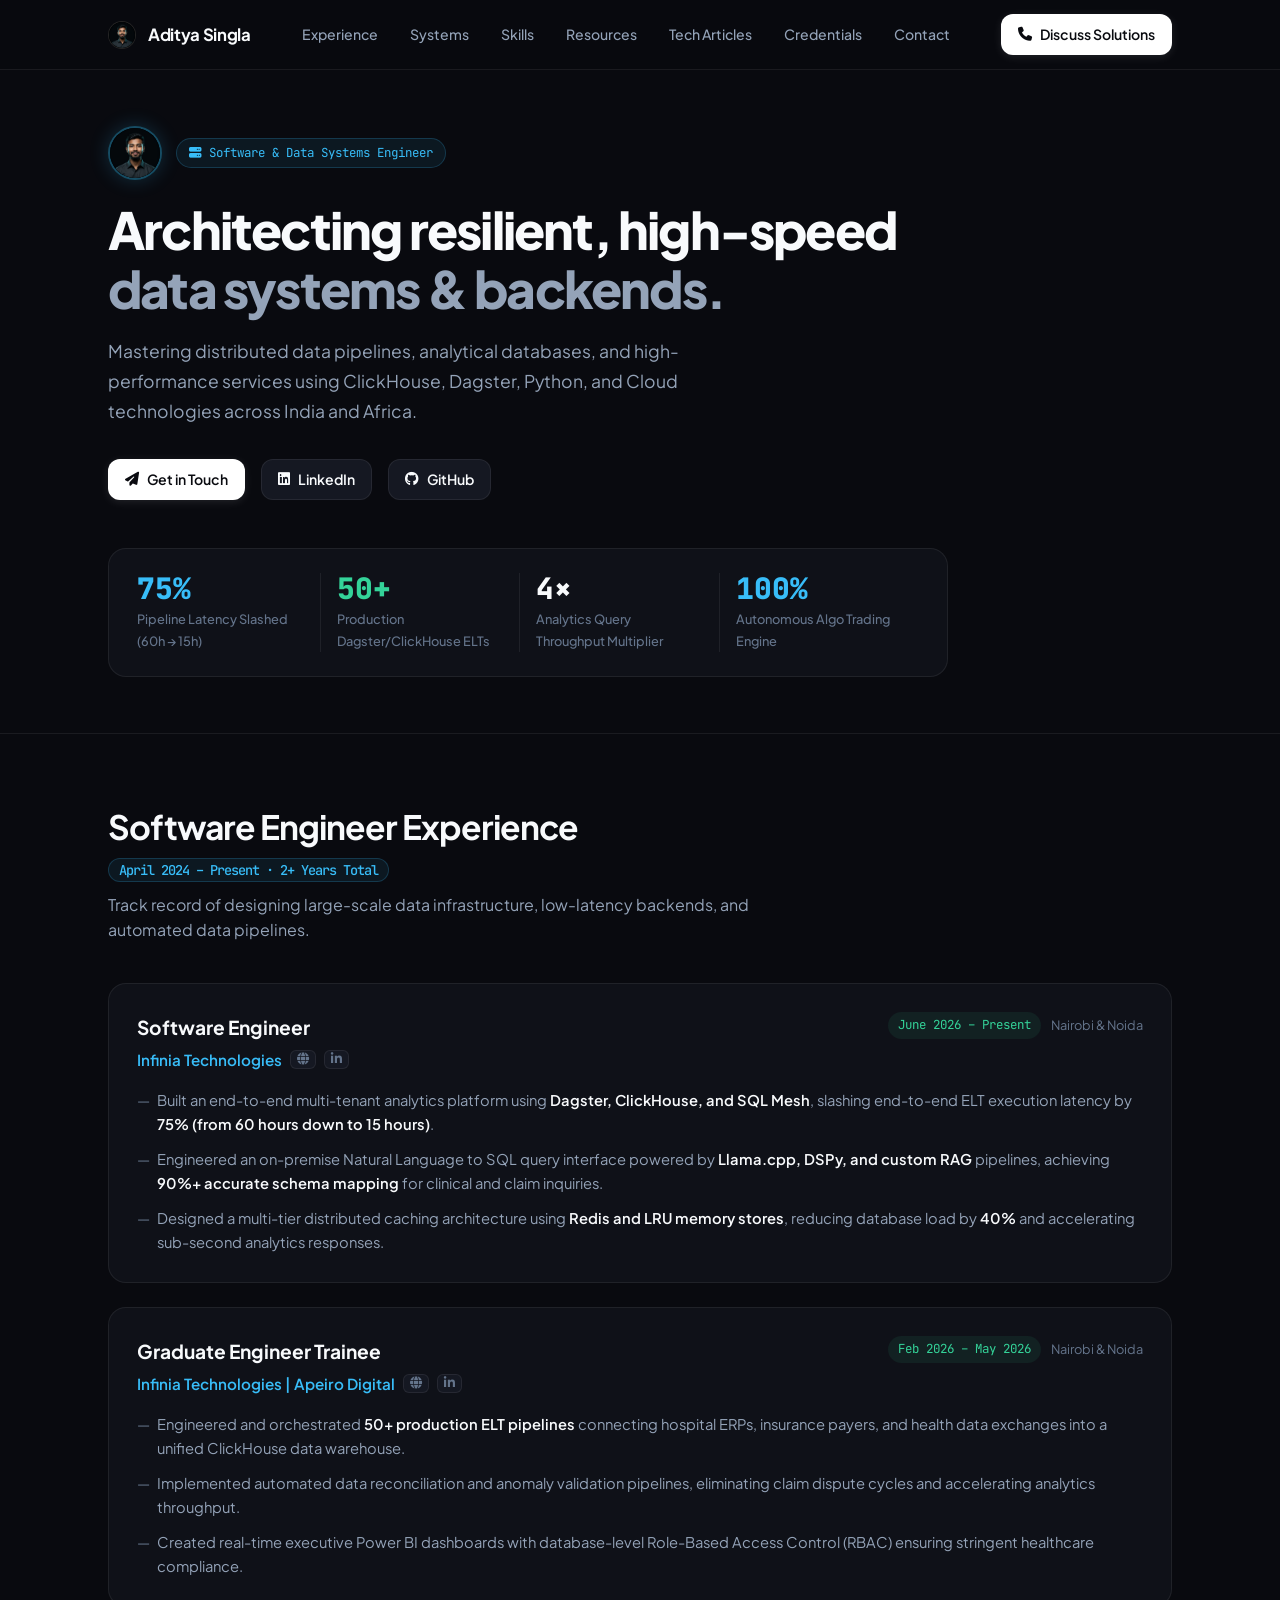
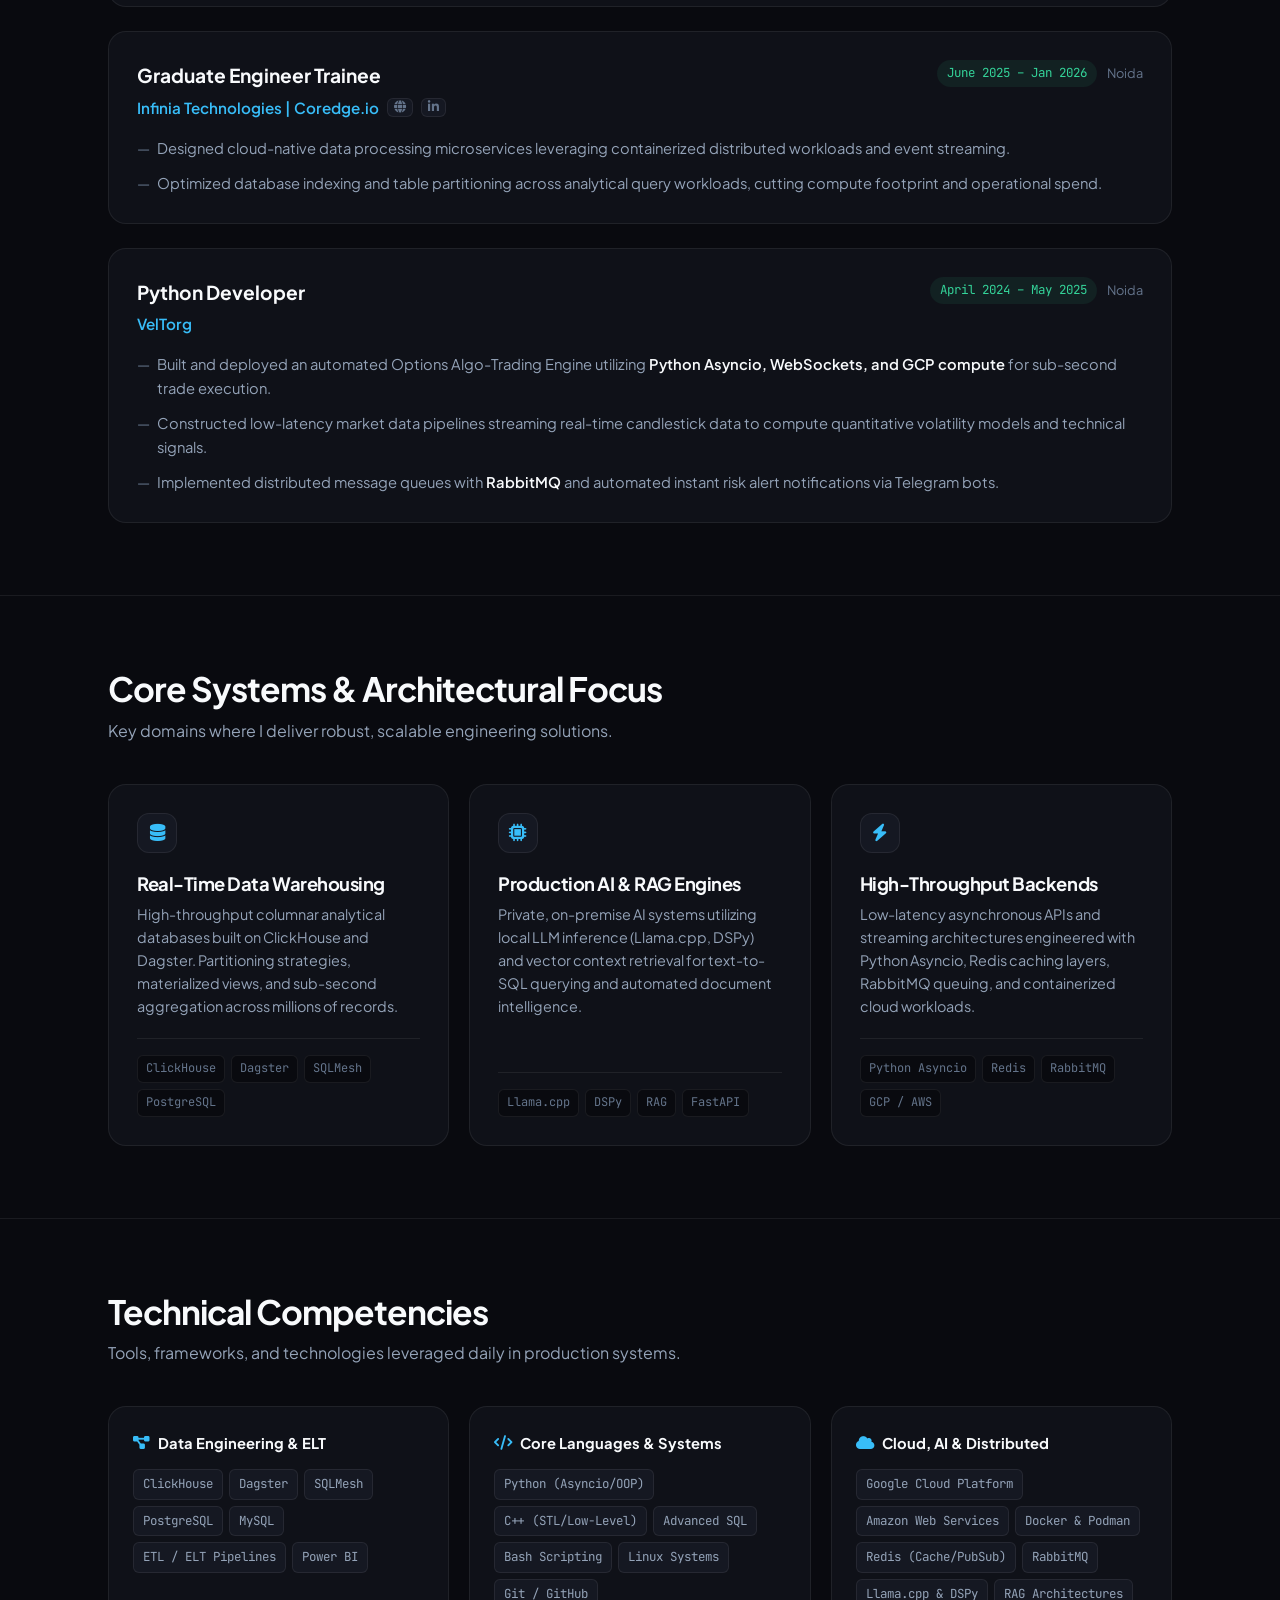
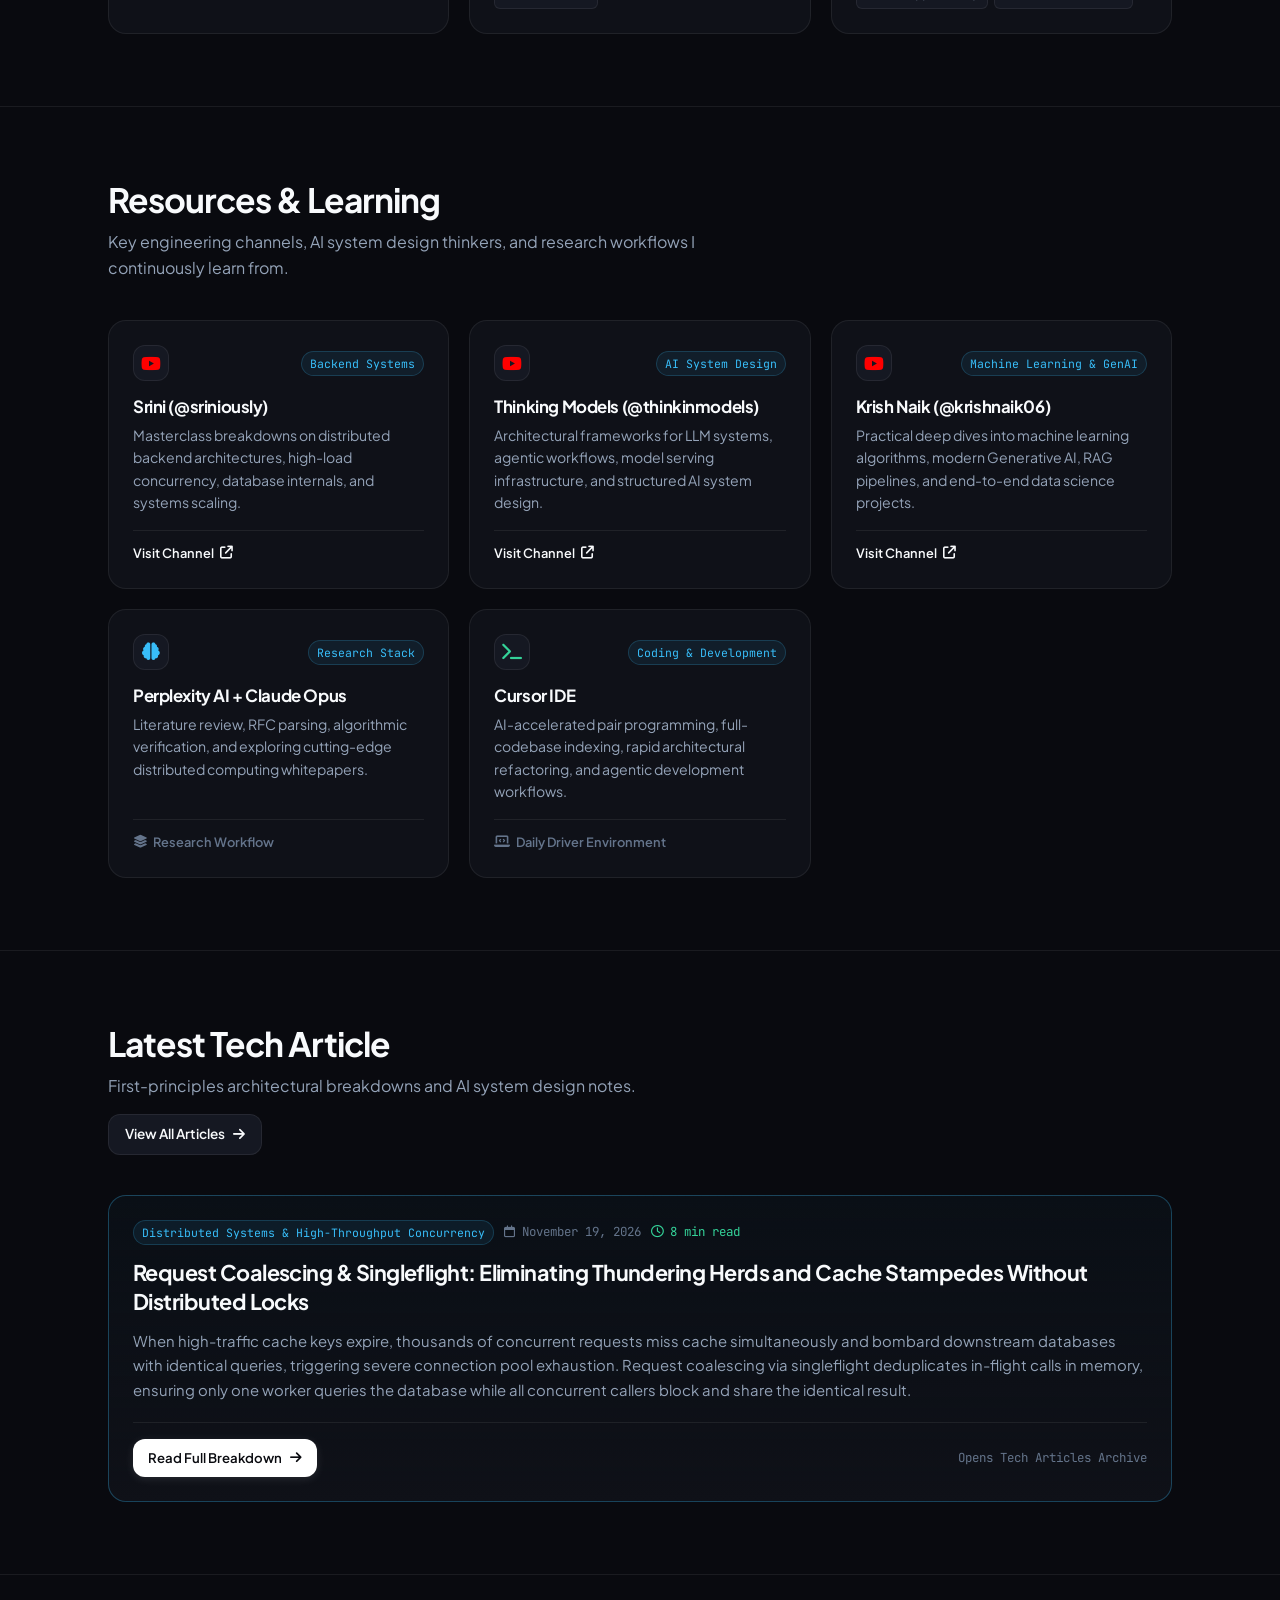
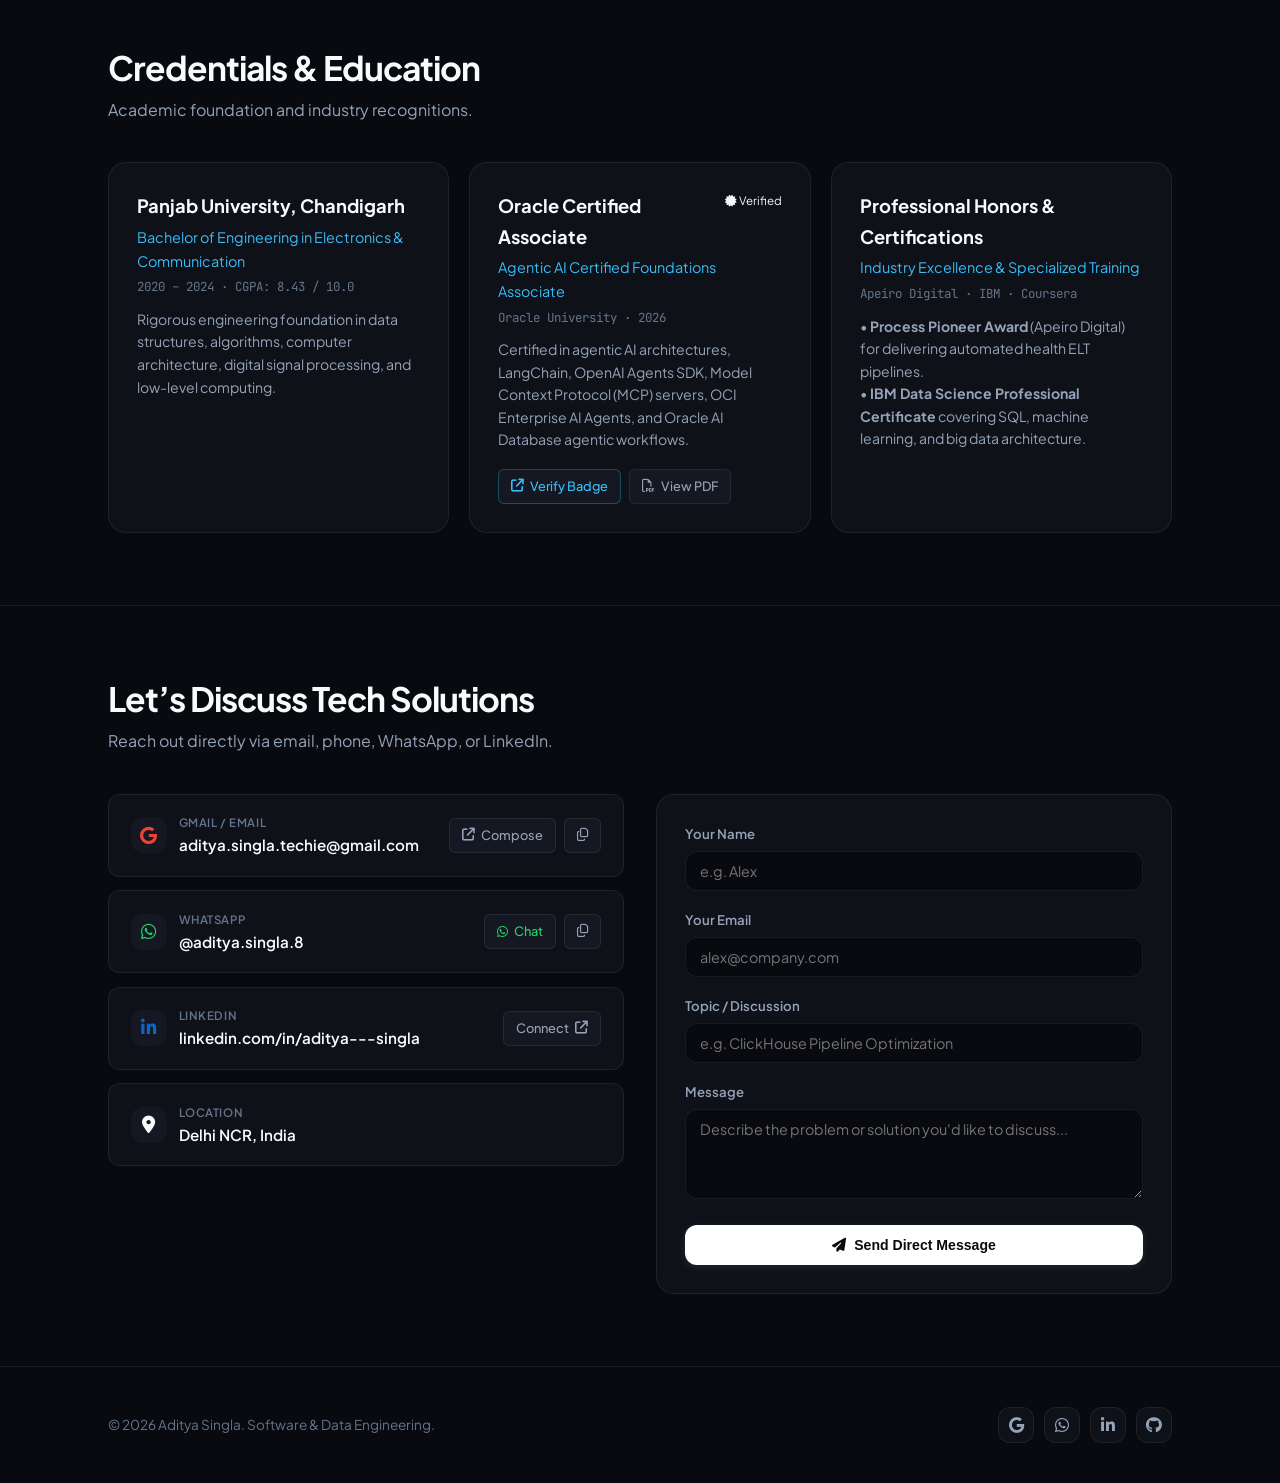
<file: index.html>
<!DOCTYPE html>
<html lang="en">
<head>
  <meta charset="UTF-8">
  <meta name="viewport" content="width=device-width, initial-scale=1.0">
  <title>Aditya Singla | Software & Data Engineer</title>
  <meta name="description" content="Software Engineer and Data Systems Architect specializing in high-throughput data processing, ClickHouse, Dagster ELT pipelines, and scalable backend infrastructure.">

  <!-- Google Fonts: Plus Jakarta Sans & JetBrains Mono -->
  <link rel="preconnect" href="https://fonts.googleapis.com">
  <link rel="preconnect" href="https://fonts.gstatic.com" crossorigin>
  <link href="https://fonts.googleapis.com/css2?family=JetBrains+Mono:wght@400;500;600;700&family=Plus+Jakarta+Sans:wght@400;500;600;700;800&display=swap" rel="stylesheet">

  <!-- Favicon -->
  <link rel="icon" type="image/jpeg" href="avatar.jpg">
  <link rel="shortcut icon" href="avatar.jpg">
  <link rel="apple-touch-icon" href="avatar.jpg">

  <!-- Font Awesome 6 -->
  <link rel="stylesheet" href="https://cdnjs.cloudflare.com/ajax/libs/font-awesome/6.5.1/css/all.min.css">

  <!-- Main Stylesheet -->
  <link rel="stylesheet" href="style.css">

  <style>
/* Embedded Self-Contained Anti-Slop Design System */
:root {
  --bg-canvas: #090a0f;
  --bg-surface: #0f1118;
  --bg-surface-raised: #151822;
  --bg-subtle: #1c202e;
  --border-subtle: rgba(255, 255, 255, 0.07);
  --border-strong: rgba(255, 255, 255, 0.14);
  --text-primary: #f8fafc;
  --text-secondary: #94a3b8;
  --text-tertiary: #64748b;
  --text-brand: #38bdf8;
  --text-emerald: #34d399;
  --font-sans: 'Plus Jakarta Sans', -apple-system, BlinkMacSystemFont, 'Segoe UI', Roboto, sans-serif;
  --font-mono: 'JetBrains Mono', monospace;
  --container-width: 1120px;
  --header-height: 70px;
  --radius-sm: 6px;
  --radius-md: 12px;
  --radius-lg: 18px;
  --radius-full: 9999px;
  --transition-smooth: 0.25s cubic-bezier(0.16, 1, 0.3, 1);
}

*, *::before, *::after {
  margin: 0;
  padding: 0;
  box-sizing: border-box;
}

html {
  scroll-behavior: smooth;
  scroll-padding-top: calc(var(--header-height) + 32px);
  background-color: var(--bg-canvas);
  color: var(--text-primary);
}

body {
  font-family: var(--font-sans);
  background-color: var(--bg-canvas);
  color: var(--text-primary);
  line-height: 1.65;
  -webkit-font-smoothing: antialiased;
  overflow-x: hidden;
}

.container {
  width: 100%;
  max-width: var(--container-width);
  margin: 0 auto;
  padding: 0 1.75rem;
}

h1, h2, h3, h4 {
  color: var(--text-primary);
  font-weight: 700;
  line-height: 1.2;
  letter-spacing: -0.025em;
}

a {
  color: inherit;
  text-decoration: none;
  transition: color var(--transition-smooth);
}

/* Navbar */
.navbar {
  position: fixed;
  top: 0;
  left: 0;
  width: 100%;
  height: var(--header-height);
  background: rgba(9, 10, 15, 0.88);
  backdrop-filter: blur(16px);
  -webkit-backdrop-filter: blur(16px);
  border-bottom: 1px solid var(--border-subtle);
  z-index: 100;
  display: flex;
  align-items: center;
}

.navbar .container {
  display: flex;
  align-items: center;
  justify-content: space-between;
}

.nav-brand {
  display: flex;
  align-items: center;
  gap: 12px;
  font-weight: 700;
  font-size: 1.05rem;
  letter-spacing: -0.02em;
}

.nav-avatar {
  width: 28px;
  height: 28px;
  border-radius: var(--radius-full);
  object-fit: cover;
  border: 1px solid var(--border-strong);
  background: #000000;
  display: block;
}

.hero-profile-row {
  display: flex;
  align-items: center;
  gap: 14px;
  margin-bottom: 1.25rem;
}

.hero-avatar {
  width: 54px;
  height: 54px;
  border-radius: var(--radius-full);
  object-fit: cover;
  border: 2px solid rgba(56, 189, 248, 0.4);
  box-shadow: 0 0 20px rgba(56, 189, 248, 0.2);
  background: #000000;
}

.nav-brand-tag {
  font-family: var(--font-mono);
  font-size: 0.75rem;
  padding: 2px 8px;
  border-radius: var(--radius-sm);
  background: var(--bg-surface-raised);
  border: 1px solid var(--border-subtle);
  color: var(--text-brand);
}

.nav-links {
  display: flex;
  align-items: center;
  gap: 2rem;
  list-style: none;
}

.nav-link {
  font-size: 0.88rem;
  color: var(--text-secondary);
  font-weight: 500;
  transition: color var(--transition-smooth);
}

.nav-link:hover, .nav-link.active {
  color: var(--text-primary);
}

.nav-cta {
  display: flex;
  align-items: center;
  gap: 12px;
}

.btn {
  display: inline-flex;
  align-items: center;
  justify-content: center;
  gap: 8px;
  padding: 8px 16px;
  border-radius: var(--radius-md);
  font-size: 0.88rem;
  font-weight: 600;
  cursor: pointer;
  border: 1px solid transparent;
  transition: all var(--transition-smooth);
  white-space: nowrap;
}

.btn-primary {
  background: #ffffff;
  color: #090a0f;
}

.btn-primary:hover {
  background: #e2e8f0;
  transform: translateY(-1px);
}

.btn-secondary {
  background: var(--bg-surface-raised);
  border-color: var(--border-subtle);
  color: var(--text-primary);
}

.btn-secondary:hover {
  background: var(--bg-subtle);
  border-color: var(--border-strong);
  transform: translateY(-1px);
}

.btn-icon {
  width: 36px;
  height: 36px;
  border-radius: var(--radius-md);
  background: var(--bg-surface);
  border: 1px solid var(--border-subtle);
  color: var(--text-secondary);
  display: flex;
  align-items: center;
  justify-content: center;
}

.btn-icon:hover {
  color: var(--text-primary);
  border-color: var(--border-strong);
}

.mobile-toggle {
  display: none;
  background: transparent;
  border: none;
  color: var(--text-primary);
  font-size: 1.3rem;
  cursor: pointer;
}

/* Hero */
.hero-section {
  padding: calc(var(--header-height) + 3.5rem) 0 3.5rem;
}

.hero-badge {
  display: inline-flex;
  align-items: center;
  gap: 8px;
  font-family: var(--font-mono);
  font-size: 0.78rem;
  color: var(--text-brand);
  background: rgba(56, 189, 248, 0.08);
  border: 1px solid rgba(56, 189, 248, 0.2);
  padding: 4px 12px;
  border-radius: var(--radius-full);
  margin-bottom: 1.25rem;
}

.hero-title {
  font-size: 3.2rem;
  font-weight: 800;
  line-height: 1.15;
  letter-spacing: -0.035em;
  margin-bottom: 1.2rem;
}

.hero-title span {
  color: var(--text-secondary);
}

.hero-text {
  font-size: 1.1rem;
  color: var(--text-secondary);
  line-height: 1.7;
  margin-bottom: 2rem;
  max-width: 680px;
}

.hero-action-row {
  display: flex;
  align-items: center;
  gap: 1rem;
  flex-wrap: wrap;
  margin-bottom: 3rem;
}

/* Metrics Strip */
.metrics-grid {
  display: grid;
  grid-template-columns: repeat(4, 1fr);
  gap: 1rem;
  background: var(--bg-surface);
  border: 1px solid var(--border-subtle);
  border-radius: var(--radius-lg);
  padding: 1.5rem 1.75rem;
}

.metric-item {
  border-right: 1px solid var(--border-subtle);
  padding-right: 1.25rem;
}

.metric-item:last-child {
  border-right: none;
  padding-right: 0;
}

.metric-val {
  font-family: var(--font-mono);
  font-size: 1.85rem;
  font-weight: 800;
  color: var(--text-primary);
  line-height: 1.1;
  margin-bottom: 4px;
}

.metric-val.cyan { color: var(--text-brand); }
.metric-val.emerald { color: var(--text-emerald); }

.metric-label {
  font-size: 0.8rem;
  color: var(--text-tertiary);
  font-weight: 500;
}

/* Sections */
.section {
  padding: 4.5rem 0;
  border-top: 1px solid var(--border-subtle);
}

.section-header {
  margin-bottom: 2.5rem;
  max-width: 650px;
}

.section-eyebrow {
  font-family: var(--font-mono);
  font-size: 0.78rem;
  color: var(--text-brand);
  text-transform: uppercase;
  letter-spacing: 0.08em;
  margin-bottom: 0.5rem;
  display: block;
}

.section-title {
  font-size: 2.1rem;
  font-weight: 700;
  letter-spacing: -0.03em;
  margin-bottom: 0.6rem;
}

.section-desc {
  font-size: 1rem;
  color: var(--text-secondary);
  line-height: 1.6;
}

/* Systems Grid */
.systems-grid {
  display: grid;
  grid-template-columns: repeat(3, 1fr);
  gap: 1.25rem;
}

.system-card {
  background: var(--bg-surface);
  border: 1px solid var(--border-subtle);
  border-radius: var(--radius-lg);
  padding: 1.75rem;
  display: flex;
  flex-direction: column;
  justify-content: space-between;
  transition: all var(--transition-smooth);
}

.system-card:hover {
  border-color: var(--border-strong);
  background: var(--bg-surface-raised);
}

.system-card-icon {
  width: 40px;
  height: 40px;
  border-radius: var(--radius-md);
  background: var(--bg-surface-raised);
  border: 1px solid var(--border-subtle);
  color: var(--text-brand);
  display: flex;
  align-items: center;
  justify-content: center;
  font-size: 1.1rem;
  margin-bottom: 1.25rem;
}

.system-card-title {
  font-size: 1.15rem;
  font-weight: 700;
  margin-bottom: 0.5rem;
}

.system-card-text {
  font-size: 0.9rem;
  color: var(--text-secondary);
  line-height: 1.6;
  margin-bottom: 1.25rem;
}

.system-tags {
  display: flex;
  flex-wrap: wrap;
  gap: 6px;
  padding-top: 1rem;
  border-top: 1px solid var(--border-subtle);
}

.tag {
  font-family: var(--font-mono);
  font-size: 0.75rem;
  color: var(--text-tertiary);
  background: var(--bg-canvas);
  border: 1px solid var(--border-subtle);
  padding: 3px 8px;
  border-radius: var(--radius-sm);
}

/* Experience List */
.experience-list {
  display: flex;
  flex-direction: column;
  gap: 1.5rem;
}

.experience-item {
  background: var(--bg-surface);
  border: 1px solid var(--border-subtle);
  border-radius: var(--radius-lg);
  padding: 1.75rem;
  transition: border-color var(--transition-smooth);
}

.experience-item:hover {
  border-color: var(--border-strong);
}

.exp-header {
  display: flex;
  justify-content: space-between;
  align-items: flex-start;
  flex-wrap: wrap;
  gap: 0.5rem;
  margin-bottom: 1rem;
}

.exp-role {
  font-size: 1.2rem;
  font-weight: 700;
}

.exp-company {
  font-size: 0.95rem;
  color: var(--text-brand);
  font-weight: 600;
  margin-top: 2px;
}

.company-link {
  font-size: 0.78rem;
  color: var(--text-tertiary);
  display: inline-flex;
  align-items: center;
  justify-content: center;
  padding: 2px 6px;
  border-radius: var(--radius-sm);
  background: var(--bg-surface-raised);
  border: 1px solid var(--border-subtle);
  transition: all var(--transition-smooth);
}

.company-link:hover {
  color: var(--text-brand);
  border-color: var(--border-strong);
  transform: translateY(-1px);
}

.exp-meta {
  display: flex;
  align-items: center;
  gap: 10px;
  flex-wrap: wrap;
}

.exp-date {
  font-family: var(--font-mono);
  font-size: 0.78rem;
  color: var(--text-emerald);
  background: rgba(52, 211, 153, 0.08);
  padding: 3px 10px;
  border-radius: var(--radius-full);
}

.exp-location {
  font-size: 0.8rem;
  color: var(--text-tertiary);
}

.exp-bullets {
  list-style: none;
  display: flex;
  flex-direction: column;
  gap: 0.65rem;
}

.exp-bullets li {
  position: relative;
  padding-left: 20px;
  font-size: 0.92rem;
  color: var(--text-secondary);
  line-height: 1.65;
}

.exp-bullets li::before {
  content: '—';
  position: absolute;
  left: 0;
  color: var(--text-tertiary);
}

.exp-bullets strong {
  color: var(--text-primary);
  font-weight: 600;
}

/* Skills Matrix */
.skills-matrix {
  display: grid;
  grid-template-columns: repeat(3, 1fr);
  gap: 1.25rem;
}

.skill-category {
  background: var(--bg-surface);
  border: 1px solid var(--border-subtle);
  border-radius: var(--radius-lg);
  padding: 1.5rem;
}

.skill-category-title {
  font-size: 0.92rem;
  font-weight: 700;
  margin-bottom: 0.85rem;
  display: flex;
  align-items: center;
  gap: 8px;
}

.skill-category-title i {
  color: var(--text-brand);
}

.skill-pills {
  display: flex;
  flex-wrap: wrap;
  gap: 6px;
}

.skill-pill {
  font-family: var(--font-mono);
  font-size: 0.78rem;
  color: var(--text-secondary);
  background: var(--bg-surface-raised);
  border: 1px solid var(--border-subtle);
  padding: 4px 9px;
  border-radius: var(--radius-sm);
  transition: all var(--transition-smooth);
}

.skill-pill:hover {
  color: var(--text-primary);
  border-color: var(--border-strong);
}

/* Education & Certs */
.edu-grid {
  display: grid;
  grid-template-columns: repeat(auto-fit, minmax(320px, 1fr));
  gap: 1.25rem;
}

.edu-card {
  background: var(--bg-surface);
  border: 1px solid var(--border-subtle);
  border-radius: var(--radius-lg);
  padding: 1.75rem;
}

.edu-card-title {
  font-size: 1.15rem;
  font-weight: 700;
  margin-bottom: 4px;
}

.edu-card-sub {
  font-size: 0.9rem;
  color: var(--text-brand);
  margin-bottom: 4px;
}

.edu-card-date {
  font-family: var(--font-mono);
  font-size: 0.78rem;
  color: var(--text-tertiary);
  margin-bottom: 10px;
  display: block;
}

.edu-card-desc {
  font-size: 0.88rem;
  color: var(--text-secondary);
  line-height: 1.6;
}

/* Contact */
.contact-container {
  display: grid;
  grid-template-columns: 1fr 1fr;
  gap: 2rem;
}

.contact-cards-group {
  display: flex;
  flex-direction: column;
  gap: 0.85rem;
}

.contact-row {
  background: var(--bg-surface);
  border: 1px solid var(--border-subtle);
  border-radius: var(--radius-md);
  padding: 1.15rem 1.35rem;
  display: flex;
  align-items: center;
  justify-content: space-between;
  transition: border-color var(--transition-smooth);
}

.contact-row:hover {
  border-color: var(--border-strong);
}

.contact-row-left {
  display: flex;
  align-items: center;
  gap: 12px;
}

.contact-row-icon {
  width: 36px;
  height: 36px;
  border-radius: var(--radius-md);
  background: var(--bg-surface-raised);
  display: flex;
  align-items: center;
  justify-content: center;
  font-size: 1.1rem;
}

.contact-row-label {
  font-size: 0.72rem;
  color: var(--text-tertiary);
  text-transform: uppercase;
  letter-spacing: 0.05em;
  font-weight: 600;
}

.contact-row-value {
  font-size: 0.95rem;
  font-weight: 600;
  color: var(--text-primary);
}

.contact-action-btn {
  background: var(--bg-surface-raised);
  border: 1px solid var(--border-subtle);
  color: var(--text-secondary);
  padding: 6px 12px;
  border-radius: var(--radius-sm);
  font-size: 0.8rem;
  font-weight: 500;
  cursor: pointer;
  display: inline-flex;
  align-items: center;
  gap: 6px;
  transition: all var(--transition-smooth);
}

.contact-action-btn:hover {
  color: var(--text-primary);
  border-color: var(--border-strong);
}

.contact-form-box {
  background: var(--bg-surface);
  border: 1px solid var(--border-subtle);
  border-radius: var(--radius-lg);
  padding: 1.75rem;
}

.form-group {
  margin-bottom: 1.15rem;
}

.form-label {
  display: block;
  font-size: 0.825rem;
  font-weight: 600;
  color: var(--text-secondary);
  margin-bottom: 6px;
}

.form-input, .form-textarea {
  width: 100%;
  background: var(--bg-canvas);
  border: 1px solid var(--border-subtle);
  border-radius: var(--radius-md);
  padding: 10px 14px;
  font-family: var(--font-sans);
  font-size: 0.9rem;
  color: var(--text-primary);
  outline: none;
  transition: border-color var(--transition-smooth);
}

.form-input:focus, .form-textarea:focus {
  border-color: var(--text-brand);
}

.form-textarea {
  min-height: 90px;
  resize: vertical;
}

/* Footer */
.footer {
  padding: 2.5rem 0;
  border-top: 1px solid var(--border-subtle);
  background: var(--bg-canvas);
}

.footer .container {
  display: flex;
  align-items: center;
  justify-content: space-between;
  flex-wrap: wrap;
  gap: 1.5rem;
}

.footer-copy {
  font-size: 0.85rem;
  color: var(--text-tertiary);
}

.footer-links {
  display: flex;
  gap: 10px;
}

/* Toast */
.toast-box {
  position: fixed;
  bottom: 24px;
  right: 24px;
  z-index: 200;
  background: var(--bg-surface-raised);
  border: 1px solid var(--border-strong);
  color: var(--text-primary);
  padding: 10px 18px;
  border-radius: var(--radius-md);
  font-family: var(--font-mono);
  font-size: 0.825rem;
  display: flex;
  align-items: center;
  gap: 8px;
  box-shadow: 0 8px 24px rgba(0, 0, 0, 0.5);
  animation: slideToast 0.25s ease forwards;
}

@keyframes slideToast {
  from { transform: translateY(20px); opacity: 0; }
  to { transform: translateY(0); opacity: 1; }
}

/* Resources / Learning Grid */
.resources-grid {
  display: grid;
  grid-template-columns: repeat(3, 1fr);
  gap: 1.25rem;
}

.resource-card {
  background: var(--bg-surface);
  border: 1px solid var(--border-subtle);
  border-radius: var(--radius-lg);
  padding: 1.5rem;
  display: flex;
  flex-direction: column;
  justify-content: space-between;
  transition: all var(--transition-smooth);
}

.resource-card:hover {
  border-color: var(--border-strong);
  background: var(--bg-surface-raised);
  transform: translateY(-2px);
}

.resource-top {
  display: flex;
  align-items: center;
  justify-content: space-between;
  margin-bottom: 1rem;
}

.resource-icon {
  width: 36px;
  height: 36px;
  border-radius: var(--radius-md);
  background: var(--bg-surface-raised);
  border: 1px solid var(--border-subtle);
  display: flex;
  align-items: center;
  justify-content: center;
  font-size: 1.1rem;
}

.resource-badge {
  font-family: var(--font-mono);
  font-size: 0.72rem;
  color: var(--text-brand);
  background: rgba(56, 189, 248, 0.08);
  border: 1px solid rgba(56, 189, 248, 0.2);
  padding: 2px 8px;
  border-radius: var(--radius-full);
}

.resource-title {
  font-size: 1.05rem;
  font-weight: 700;
  margin-bottom: 0.4rem;
  display: flex;
  align-items: center;
  gap: 6px;
}

.resource-desc {
  font-size: 0.88rem;
  color: var(--text-secondary);
  line-height: 1.6;
}

.resource-link {
  display: inline-flex;
  align-items: center;
  gap: 6px;
  font-size: 0.8rem;
  font-weight: 600;
  color: var(--text-primary);
  margin-top: 1rem;
  padding-top: 0.75rem;
  border-top: 1px solid var(--border-subtle);
}

.resource-link:hover {
  color: var(--text-brand);
}

@media (max-width: 1024px) {
  .metrics-grid {
    grid-template-columns: repeat(2, 1fr);
    gap: 1.25rem;
  }
  .metric-item:nth-child(2) { border-right: none; }
  .systems-grid, .skills-matrix, .resources-grid { grid-template-columns: repeat(2, 1fr); }
  .contact-container, .edu-grid { grid-template-columns: 1fr; }
}

@media (max-width: 768px) {
  .hero-title { font-size: 2.3rem; }
  .nav-links {
    display: none;
    position: absolute;
    top: var(--header-height);
    left: 0;
    width: 100%;
    background: var(--bg-canvas);
    border-bottom: 1px solid var(--border-subtle);
    flex-direction: column;
    padding: 1.5rem;
    gap: 1.25rem;
  }
  .nav-links.active { display: flex; }
  .mobile-toggle { display: block; }
  .metrics-grid { grid-template-columns: 1fr; }
  .metric-item {
    border-right: none;
    border-bottom: 1px solid var(--border-subtle);
    padding-bottom: 1rem;
  }
  .metric-item:last-child {
    border-bottom: none;
    padding-bottom: 0;
  }
  .systems-grid, .skills-matrix, .resources-grid { grid-template-columns: 1fr; }
}
  </style>
</head>
<body>

  <!-- Navigation -->
  <nav class="navbar">
    <div class="container">
      <a href="#home" class="nav-brand">
        <img src="avatar.jpg" alt="Aditya Singla" class="nav-avatar">
        <span>Aditya Singla</span>
      </a>

      <ul class="nav-links">
        <li><a href="#experience" class="nav-link">Experience</a></li>
        <li><a href="#systems" class="nav-link">Systems</a></li>
        <li><a href="#skills" class="nav-link">Skills</a></li>
        <li><a href="#resources" class="nav-link">Resources</a></li>
        <li><a href="tech-articles/" class="nav-link">Tech Articles</a></li>
        <li><a href="#education" class="nav-link">Credentials</a></li>
        <li><a href="#contact" class="nav-link">Contact</a></li>
      </ul>

      <div class="nav-cta">
        <a href="#contact" class="btn btn-primary">
          <i class="fa-solid fa-phone"></i> Discuss Solutions
        </a>
        <button class="mobile-toggle" aria-label="Toggle navigation">
          <i class="fa-solid fa-bars"></i>
        </button>
      </div>
    </div>
  </nav>

  <!-- Hero Section -->
  <header class="hero-section" id="home">
    <div class="container">
      <div class="hero-intro">
        <div class="hero-profile-row">
          <img src="avatar.jpg" alt="Aditya Singla" class="hero-avatar">
          <div class="hero-badge" style="margin-bottom: 0;">
            <i class="fa-solid fa-server"></i> Software & Data Systems Engineer
          </div>
        </div>
        <h1 class="hero-title">
          Architecting resilient, high-speed <span>data systems & backends.</span>
        </h1>
        <p class="hero-text">
          Mastering distributed data pipelines, analytical databases, and high-performance services using ClickHouse, Dagster, Python, and Cloud technologies across India and Africa.
        </p>

        <div class="hero-action-row">
          <a href="#contact" class="btn btn-primary">
            <i class="fa-solid fa-paper-plane"></i> Get in Touch
          </a>
          <a href="https://www.linkedin.com/in/aditya---singla/" target="_blank" class="btn btn-secondary">
            <i class="fa-brands fa-linkedin"></i> LinkedIn
          </a>
          <a href="https://github.com/aditya-singla-1" target="_blank" class="btn btn-secondary">
            <i class="fa-brands fa-github"></i> GitHub
          </a>
        </div>

        <!-- Verified Impact Metrics -->
        <div class="metrics-grid">
          <div class="metric-item">
            <div class="metric-val cyan">75%</div>
            <div class="metric-label">Pipeline Latency Slashed (60h → 15h)</div>
          </div>
          <div class="metric-item">
            <div class="metric-val emerald">50+</div>
            <div class="metric-label">Production Dagster/ClickHouse ELTs</div>
          </div>
          <div class="metric-item">
            <div class="metric-val">4×</div>
            <div class="metric-label">Analytics Query Throughput Multiplier</div>
          </div>
          <div class="metric-item">
            <div class="metric-val cyan">100%</div>
            <div class="metric-label">Autonomous Algo Trading Engine</div>
          </div>
        </div>
      </div>
    </div>
  </header>

  <!-- Experience Section -->
  <section class="section" id="experience">
    <div class="container">
      <div class="section-header">
        <h2 class="section-title" style="display: flex; align-items: baseline; gap: 12px; flex-wrap: wrap;">
          <span>Software Engineer Experience</span>
          <span style="font-family: var(--font-mono); font-size: 0.85rem; font-weight: 500; color: var(--text-brand); background: rgba(56, 189, 248, 0.08); border: 1px solid rgba(56, 189, 248, 0.2); padding: 3px 10px; border-radius: var(--radius-full);">April 2024 – Present · 2+ Years Total</span>
        </h2>
        <p class="section-desc">Track record of designing large-scale data infrastructure, low-latency backends, and automated data pipelines.</p>
      </div>

      <div class="experience-list">
        <!-- Role 1 -->
        <div class="experience-item">
          <div class="exp-header">
            <div>
              <div class="exp-role">Software Engineer</div>
              <div class="exp-company" style="display: flex; align-items: center; gap: 8px; flex-wrap: wrap; margin-top: 3px;">
                <span>Infinia Technologies</span>
                <a href="https://infiniatechnologies.com/" target="_blank" class="company-link" title="Infinia Technologies Website"><i class="fa-solid fa-globe"></i></a>
                <a href="https://www.linkedin.com/company/infinia-holdings" target="_blank" class="company-link" title="Infinia Technologies LinkedIn"><i class="fa-brands fa-linkedin-in"></i></a>
              </div>
            </div>
            <div class="exp-meta">
              <span class="exp-date">June 2026 – Present</span>
              <span class="exp-location">Nairobi & Noida</span>
            </div>
          </div>
          <ul class="exp-bullets">
            <li>Built an end-to-end multi-tenant analytics platform using <strong>Dagster, ClickHouse, and SQL Mesh</strong>, slashing end-to-end ELT execution latency by <strong>75% (from 60 hours down to 15 hours)</strong>.</li>
            <li>Engineered an on-premise Natural Language to SQL query interface powered by <strong>Llama.cpp, DSPy, and custom RAG</strong> pipelines, achieving <strong>90%+ accurate schema mapping</strong> for clinical and claim inquiries.</li>
            <li>Designed a multi-tier distributed caching architecture using <strong>Redis and LRU memory stores</strong>, reducing database load by <strong>40%</strong> and accelerating sub-second analytics responses.</li>
          </ul>
        </div>

        <!-- Role 2 -->
        <div class="experience-item">
          <div class="exp-header">
            <div>
              <div class="exp-role">Graduate Engineer Trainee</div>
              <div class="exp-company" style="display: flex; align-items: center; gap: 8px; flex-wrap: wrap; margin-top: 3px;">
                <span>Infinia Technologies | Apeiro Digital</span>
                <a href="https://www.apeiro.digital/" target="_blank" class="company-link" title="Apeiro Digital Website"><i class="fa-solid fa-globe"></i></a>
                <a href="https://www.linkedin.com/company/apeiroholding/" target="_blank" class="company-link" title="Apeiro Digital LinkedIn"><i class="fa-brands fa-linkedin-in"></i></a>
              </div>
            </div>
            <div class="exp-meta">
              <span class="exp-date">Feb 2026 – May 2026</span>
              <span class="exp-location">Nairobi & Noida</span>
            </div>
          </div>
          <ul class="exp-bullets">
            <li>Engineered and orchestrated <strong>50+ production ELT pipelines</strong> connecting hospital ERPs, insurance payers, and health data exchanges into a unified ClickHouse data warehouse.</li>
            <li>Implemented automated data reconciliation and anomaly validation pipelines, eliminating claim dispute cycles and accelerating analytics throughput.</li>
            <li>Created real-time executive Power BI dashboards with database-level Role-Based Access Control (RBAC) ensuring stringent healthcare compliance.</li>
          </ul>
        </div>

        <!-- Role 3 -->
        <div class="experience-item">
          <div class="exp-header">
            <div>
              <div class="exp-role">Graduate Engineer Trainee</div>
              <div class="exp-company" style="display: flex; align-items: center; gap: 8px; flex-wrap: wrap; margin-top: 3px;">
                <span>Infinia Technologies | Coredge.io</span>
                <a href="https://coredge.io/" target="_blank" class="company-link" title="Coredge.io Website"><i class="fa-solid fa-globe"></i></a>
                <a href="https://in.linkedin.com/company/coredge-io" target="_blank" class="company-link" title="Coredge.io LinkedIn"><i class="fa-brands fa-linkedin-in"></i></a>
              </div>
            </div>
            <div class="exp-meta">
              <span class="exp-date">June 2025 – Jan 2026</span>
              <span class="exp-location">Noida</span>
            </div>
          </div>
          <ul class="exp-bullets">
            <li>Designed cloud-native data processing microservices leveraging containerized distributed workloads and event streaming.</li>
            <li>Optimized database indexing and table partitioning across analytical query workloads, cutting compute footprint and operational spend.</li>
          </ul>
        </div>

        <!-- Role 4 -->
        <div class="experience-item">
          <div class="exp-header">
            <div>
              <div class="exp-role">Python Developer</div>
              <div class="exp-company">VelTorg</div>
            </div>
            <div class="exp-meta">
              <span class="exp-date">April 2024 – May 2025</span>
              <span class="exp-location">Noida</span>
            </div>
          </div>
          <ul class="exp-bullets">
            <li>Built and deployed an automated Options Algo-Trading Engine utilizing <strong>Python Asyncio, WebSockets, and GCP compute</strong> for sub-second trade execution.</li>
            <li>Constructed low-latency market data pipelines streaming real-time candlestick data to compute quantitative volatility models and technical signals.</li>
            <li>Implemented distributed message queues with <strong>RabbitMQ</strong> and automated instant risk alert notifications via Telegram bots.</li>
          </ul>
        </div>
      </div>
    </div>
  </section>

  <!-- Systems & Architecture Section -->
  <section class="section" id="systems">
    <div class="container">
      <div class="section-header">
        <h2 class="section-title">Core Systems & Architectural Focus</h2>
        <p class="section-desc">Key domains where I deliver robust, scalable engineering solutions.</p>
      </div>

      <div class="systems-grid">
        <div class="system-card">
          <div>
            <div class="system-card-icon"><i class="fa-solid fa-database"></i></div>
            <h3 class="system-card-title">Real-Time Data Warehousing</h3>
            <p class="system-card-text">
              High-throughput columnar analytical databases built on ClickHouse and Dagster. Partitioning strategies, materialized views, and sub-second aggregation across millions of records.
            </p>
          </div>
          <div class="system-tags">
            <span class="tag">ClickHouse</span>
            <span class="tag">Dagster</span>
            <span class="tag">SQLMesh</span>
            <span class="tag">PostgreSQL</span>
          </div>
        </div>

        <div class="system-card">
          <div>
            <div class="system-card-icon"><i class="fa-solid fa-microchip"></i></div>
            <h3 class="system-card-title">Production AI & RAG Engines</h3>
            <p class="system-card-text">
              Private, on-premise AI systems utilizing local LLM inference (Llama.cpp, DSPy) and vector context retrieval for text-to-SQL querying and automated document intelligence.
            </p>
          </div>
          <div class="system-tags">
            <span class="tag">Llama.cpp</span>
            <span class="tag">DSPy</span>
            <span class="tag">RAG</span>
            <span class="tag">FastAPI</span>
          </div>
        </div>

        <div class="system-card">
          <div>
            <div class="system-card-icon"><i class="fa-solid fa-bolt"></i></div>
            <h3 class="system-card-title">High-Throughput Backends</h3>
            <p class="system-card-text">
              Low-latency asynchronous APIs and streaming architectures engineered with Python Asyncio, Redis caching layers, RabbitMQ queuing, and containerized cloud workloads.
            </p>
          </div>
          <div class="system-tags">
            <span class="tag">Python Asyncio</span>
            <span class="tag">Redis</span>
            <span class="tag">RabbitMQ</span>
            <span class="tag">GCP / AWS</span>
          </div>
        </div>
      </div>
    </div>
  </section>

  <!-- Technical Skills Matrix -->
  <section class="section" id="skills">
    <div class="container">
      <div class="section-header">
        <h2 class="section-title">Technical Competencies</h2>
        <p class="section-desc">Tools, frameworks, and technologies leveraged daily in production systems.</p>
      </div>

      <div class="skills-matrix">
        <div class="skill-category">
          <div class="skill-category-title"><i class="fa-solid fa-diagram-project"></i> Data Engineering & ELT</div>
          <div class="skill-pills">
            <span class="skill-pill">ClickHouse</span>
            <span class="skill-pill">Dagster</span>
            <span class="skill-pill">SQLMesh</span>
            <span class="skill-pill">PostgreSQL</span>
            <span class="skill-pill">MySQL</span>
            <span class="skill-pill">ETL / ELT Pipelines</span>
            <span class="skill-pill">Power BI</span>
          </div>
        </div>

        <div class="skill-category">
          <div class="skill-category-title"><i class="fa-solid fa-code"></i> Core Languages & Systems</div>
          <div class="skill-pills">
            <span class="skill-pill">Python (Asyncio/OOP)</span>
            <span class="skill-pill">C++ (STL/Low-Level)</span>
            <span class="skill-pill">Advanced SQL</span>
            <span class="skill-pill">Bash Scripting</span>
            <span class="skill-pill">Linux Systems</span>
            <span class="skill-pill">Git / GitHub</span>
          </div>
        </div>

        <div class="skill-category">
          <div class="skill-category-title"><i class="fa-solid fa-cloud"></i> Cloud, AI & Distributed</div>
          <div class="skill-pills">
            <span class="skill-pill">Google Cloud Platform</span>
            <span class="skill-pill">Amazon Web Services</span>
            <span class="skill-pill">Docker & Podman</span>
            <span class="skill-pill">Redis (Cache/PubSub)</span>
            <span class="skill-pill">RabbitMQ</span>
            <span class="skill-pill">Llama.cpp & DSPy</span>
            <span class="skill-pill">RAG Architectures</span>
          </div>
        </div>
      </div>
    </div>
  </section>

  <!-- Resources & Learning Section -->
  <section class="section" id="resources">
    <div class="container">
      <div class="section-header">
        <h2 class="section-title">Resources & Learning</h2>
        <p class="section-desc">Key engineering channels, AI system design thinkers, and research workflows I continuously learn from.</p>
      </div>

      <div class="resources-grid">
        <!-- Resource 1: Backend Engineering -->
        <div class="resource-card">
          <div>
            <div class="resource-top">
              <div class="resource-icon" style="color: #ff0000;"><i class="fa-brands fa-youtube"></i></div>
              <span class="resource-badge">Backend Systems</span>
            </div>
            <h3 class="resource-title">Srini (@sriniously)</h3>
            <p class="resource-desc">
              Masterclass breakdowns on distributed backend architectures, high-load concurrency, database internals, and systems scaling.
            </p>
          </div>
          <a href="https://www.youtube.com/@sriniously" target="_blank" class="resource-link">
            Visit Channel <i class="fa-solid fa-arrow-up-right-from-square"></i>
          </a>
        </div>

        <!-- Resource 2: AI System Design -->
        <div class="resource-card">
          <div>
            <div class="resource-top">
              <div class="resource-icon" style="color: #ff0000;"><i class="fa-brands fa-youtube"></i></div>
              <span class="resource-badge">AI System Design</span>
            </div>
            <h3 class="resource-title">Thinking Models (@thinkinmodels)</h3>
            <p class="resource-desc">
              Architectural frameworks for LLM systems, agentic workflows, model serving infrastructure, and structured AI system design.
            </p>
          </div>
          <a href="https://www.youtube.com/@thinkinmodels" target="_blank" class="resource-link">
            Visit Channel <i class="fa-solid fa-arrow-up-right-from-square"></i>
          </a>
        </div>

        <!-- Resource 3: AI / ML Engineering -->
        <div class="resource-card">
          <div>
            <div class="resource-top">
              <div class="resource-icon" style="color: #ff0000;"><i class="fa-brands fa-youtube"></i></div>
              <span class="resource-badge">Machine Learning & GenAI</span>
            </div>
            <h3 class="resource-title">Krish Naik (@krishnaik06)</h3>
            <p class="resource-desc">
              Practical deep dives into machine learning algorithms, modern Generative AI, RAG pipelines, and end-to-end data science projects.
            </p>
          </div>
          <a href="https://www.youtube.com/@krishnaik06" target="_blank" class="resource-link">
            Visit Channel <i class="fa-solid fa-arrow-up-right-from-square"></i>
          </a>
        </div>

        <!-- Resource 4: Deep Research Stack -->
        <div class="resource-card">
          <div>
            <div class="resource-top">
              <div class="resource-icon" style="color: var(--text-brand);"><i class="fa-solid fa-brain"></i></div>
              <span class="resource-badge">Research Stack</span>
            </div>
            <h3 class="resource-title">Perplexity AI + Claude Opus</h3>
            <p class="resource-desc">
              Literature review, RFC parsing, algorithmic verification, and exploring cutting-edge distributed computing whitepapers.
            </p>
          </div>
          <div class="resource-link" style="color: var(--text-tertiary); cursor: default;">
            <i class="fa-solid fa-layer-group"></i> Research Workflow
          </div>
        </div>

        <!-- Resource 5: Applied Coding Engine -->
        <div class="resource-card">
          <div>
            <div class="resource-top">
              <div class="resource-icon" style="color: var(--text-emerald);"><i class="fa-solid fa-terminal"></i></div>
              <span class="resource-badge">Coding & Development</span>
            </div>
            <h3 class="resource-title">Cursor IDE</h3>
            <p class="resource-desc">
              AI-accelerated pair programming, full-codebase indexing, rapid architectural refactoring, and agentic development workflows.
            </p>
          </div>
        <div class="resource-link" style="color: var(--text-tertiary); cursor: default;">
            <i class="fa-solid fa-laptop-code"></i> Daily Driver Environment
          </div>
        </div>
      </div>
    </div>
  </section>

  <!-- Latest Tech Article Preview Section -->
  <section class="section" id="articles">
    <div class="container">
      <div class="section-header" style="display: flex; justify-content: space-between; align-items: flex-end; flex-wrap: wrap; gap: 1rem;">
        <div>
          <h2 class="section-title">Latest Tech Article</h2>
          <p class="section-desc">First-principles architectural breakdowns and AI system design notes.</p>
        </div>
        <a href="tech-articles/" class="btn btn-secondary" style="font-size: 0.85rem;">
          View All Articles <i class="fa-solid fa-arrow-right"></i>
        </a>
      </div>

      <!-- Single Featured Headline Box (Latest: November 19, 2026) -->
      <div class="resource-card" style="border-color: rgba(56, 189, 248, 0.3); background: linear-gradient(180deg, rgba(56, 189, 248, 0.03) 0%, var(--bg-surface) 100%);">
        <div style="display: flex; align-items: center; gap: 10px; flex-wrap: wrap; margin-bottom: 0.85rem;">
          <span class="resource-badge">Distributed Systems &amp; High-Throughput Concurrency</span>
          <span style="font-family: var(--font-mono); font-size: 0.78rem; color: var(--text-tertiary);"><i class="fa-regular fa-calendar"></i> November 19, 2026</span>
          <span style="font-family: var(--font-mono); font-size: 0.78rem; color: var(--text-emerald);"><i class="fa-regular fa-clock"></i> 8 min read</span>
        </div>

        <h3 style="font-size: 1.35rem; font-weight: 700; line-height: 1.35; margin-bottom: 0.75rem;">
          <a href="tech-articles/#singleflight-request-coalescing-thundering-herd" style="color: var(--text-primary);">Request Coalescing &amp; Singleflight: Eliminating Thundering Herds and Cache Stampedes Without Distributed Locks</a>
        </h3>

        <p style="font-size: 0.93rem; color: var(--text-secondary); line-height: 1.65; margin-bottom: 1.25rem;">
          When high-traffic cache keys expire, thousands of concurrent requests miss cache simultaneously and bombard downstream databases with identical queries, triggering severe connection pool exhaustion. Request coalescing via singleflight deduplicates in-flight calls in memory, ensuring only one worker queries the database while all concurrent callers block and share the identical result.
        </p>

        <div style="display: flex; align-items: center; justify-content: space-between; border-top: 1px solid var(--border-subtle); padding-top: 1rem; flex-wrap: wrap; gap: 10px;">
          <a href="tech-articles/#singleflight-request-coalescing-thundering-herd" class="btn btn-primary" style="padding: 7px 14px; font-size: 0.825rem;">
            Read Full Breakdown <i class="fa-solid fa-arrow-right"></i>
          </a>
          <span style="font-family: var(--font-mono); font-size: 0.78rem; color: var(--text-tertiary);">Opens Tech Articles Archive</span>
        </div>
      </div>
    </div>
  </section>

  <!-- Credentials & Education -->
  <section class="section" id="education">
    <div class="container">
      <div class="section-header">
        <h2 class="section-title">Credentials & Education</h2>
        <p class="section-desc">Academic foundation and industry recognitions.</p>
      </div>

      <div class="edu-grid">
        <div class="edu-card">
          <div class="edu-card-title">Panjab University, Chandigarh</div>
          <div class="edu-card-sub">Bachelor of Engineering in Electronics & Communication</div>
          <span class="edu-card-date">2020 – 2024 · CGPA: 8.43 / 10.0</span>
          <p class="edu-card-desc">
            Rigorous engineering foundation in data structures, algorithms, computer architecture, digital signal processing, and low-level computing.
          </p>
        </div>

        <div class="edu-card">
          <div style="display: flex; justify-content: space-between; align-items: flex-start; gap: 8px;">
            <div>
              <div class="edu-card-title">Oracle Certified Associate</div>
              <div class="edu-card-sub">Agentic AI Certified Foundations Associate</div>
            </div>
            <span class="badge badge-emerald" style="font-size: 0.72rem; white-space: nowrap;"><i class="fa-solid fa-certificate"></i> Verified</span>
          </div>
          <span class="edu-card-date">Oracle University · 2026</span>
          <p class="edu-card-desc" style="margin-bottom: 1.15rem;">
            Certified in agentic AI architectures, LangChain, OpenAI Agents SDK, Model Context Protocol (MCP) servers, OCI Enterprise AI Agents, and Oracle AI Database agentic workflows.
          </p>
          <div style="display: flex; gap: 8px; flex-wrap: wrap;">
            <a href="https://catalog-education.oracle.com/ords/certview/sharebadge?id=34A6573E66FFB54BA35A95B92B12C441EC887B555878EBE38B51A9B31B317B94" target="_blank" rel="noopener noreferrer" class="contact-action-btn" style="color: var(--text-brand); border-color: rgba(56, 189, 248, 0.3);">
              <i class="fa-solid fa-arrow-up-right-from-square"></i> Verify Badge
            </a>
            <a href="assets/Oracle_Aditya_Certificate.pdf" target="_blank" class="contact-action-btn">
              <i class="fa-regular fa-file-pdf"></i> View PDF
            </a>
          </div>
        </div>

        <div class="edu-card">
          <div class="edu-card-title">Professional Honors & Certifications</div>
          <div class="edu-card-sub">Industry Excellence & Specialized Training</div>
          <span class="edu-card-date">Apeiro Digital · IBM · Coursera</span>
          <p class="edu-card-desc">
            • <strong>Process Pioneer Award</strong> (Apeiro Digital) for delivering automated health ELT pipelines.<br>
            • <strong>IBM Data Science Professional Certificate</strong> covering SQL, machine learning, and big data architecture.
          </p>
        </div>
      </div>
    </div>
  </section>

  <!-- Contact Section -->
  <section class="section" id="contact">
    <div class="container">
      <div class="section-header">
        <h2 class="section-title">Let’s Discuss Tech Solutions</h2>
        <p class="section-desc">Reach out directly via email, phone, WhatsApp, or LinkedIn.</p>
      </div>

      <div class="contact-container">
        <!-- Direct Channels -->
        <div class="contact-cards-group">
          <!-- Gmail -->
          <div class="contact-row">
            <div class="contact-row-left">
              <div class="contact-row-icon" style="color: #ea4335;"><i class="fa-brands fa-google"></i></div>
              <div>
                <div class="contact-row-label">Gmail / Email</div>
                <div class="contact-row-value">aditya.singla.techie@gmail.com</div>
              </div>
            </div>
            <div style="display: flex; gap: 8px;">
              <a href="https://mail.google.com/mail/?view=cm&fs=1&to=aditya.singla.techie@gmail.com" target="_blank" class="contact-action-btn">
                <i class="fa-solid fa-arrow-up-right-from-square"></i> Compose
              </a>
              <button class="contact-action-btn" onclick="copyToClipboard('aditya.singla.techie@gmail.com', 'Email')">
                <i class="fa-regular fa-copy"></i>
              </button>
            </div>
          </div>

          <!-- WhatsApp Chat -->
          <div class="contact-row">
            <div class="contact-row-left">
              <div class="contact-row-icon" style="color: #25d366;"><i class="fa-brands fa-whatsapp"></i></div>
              <div>
                <div class="contact-row-label">WhatsApp</div>
                <div class="contact-row-value">@aditya.singla.8</div>
              </div>
            </div>
            <div style="display: flex; gap: 8px;">
              <a href="https://wa.me/?text=Hi%20Aditya" target="_blank" class="contact-action-btn" style="color: #25d366;">
                <i class="fa-brands fa-whatsapp"></i> Chat
              </a>
              <button class="contact-action-btn" onclick="copyToClipboard('@aditya.singla.8', 'WhatsApp')">
                <i class="fa-regular fa-copy"></i>
              </button>
            </div>
          </div>

          <!-- LinkedIn -->
          <div class="contact-row">
            <div class="contact-row-left">
              <div class="contact-row-icon" style="color: #0a66c2;"><i class="fa-brands fa-linkedin-in"></i></div>
              <div>
                <div class="contact-row-label">LinkedIn</div>
                <div class="contact-row-value">linkedin.com/in/aditya---singla</div>
              </div>
            </div>
            <a href="https://www.linkedin.com/in/aditya---singla/" target="_blank" class="contact-action-btn">
              Connect <i class="fa-solid fa-arrow-up-right-from-square"></i>
            </a>
          </div>

          <!-- Location -->
          <div class="contact-row">
            <div class="contact-row-left">
              <div class="contact-row-icon"><i class="fa-solid fa-location-dot"></i></div>
              <div>
                <div class="contact-row-label">Location</div>
                <div class="contact-row-value">Delhi NCR, India</div>
              </div>
            </div>
          </div>
        </div>

        <!-- Direct Form -->
        <div class="contact-form-box">
          <form id="contact-form">
            <div class="form-group">
              <label class="form-label" for="form-name">Your Name</label>
              <input type="text" id="form-name" class="form-input" placeholder="e.g. Alex" required>
            </div>
            <div class="form-group">
              <label class="form-label" for="form-email">Your Email</label>
              <input type="email" id="form-email" class="form-input" placeholder="alex@company.com" required>
            </div>
            <div class="form-group">
              <label class="form-label" for="form-subject">Topic / Discussion</label>
              <input type="text" id="form-subject" class="form-input" placeholder="e.g. ClickHouse Pipeline Optimization">
            </div>
            <div class="form-group">
              <label class="form-label" for="form-message">Message</label>
              <textarea id="form-message" class="form-textarea" placeholder="Describe the problem or solution you'd like to discuss..." required></textarea>
            </div>
            <button type="submit" class="btn btn-primary" style="width: 100%; padding: 11px;">
              <i class="fa-solid fa-paper-plane"></i> Send Direct Message
            </button>
          </form>
        </div>
      </div>
    </div>
  </section>

  <!-- Footer -->
  <footer class="footer">
    <div class="container">
      <div class="footer-copy">
        © 2026 Aditya Singla. Software & Data Engineering.
      </div>
      <div class="footer-links">
        <a href="https://mail.google.com/mail/?view=cm&fs=1&to=aditya.singla.techie@gmail.com" target="_blank" class="btn-icon" title="Gmail"><i class="fa-brands fa-google"></i></a>
        <a href="https://wa.me/?text=Hi%20Aditya" target="_blank" class="btn-icon" title="WhatsApp (@aditya.singla.8)"><i class="fa-brands fa-whatsapp"></i></a>
        <a href="https://www.linkedin.com/in/aditya---singla/" target="_blank" class="btn-icon" title="LinkedIn"><i class="fa-brands fa-linkedin-in"></i></a>
        <a href="https://github.com/aditya-singla-1" target="_blank" class="btn-icon" title="GitHub"><i class="fa-brands fa-github"></i></a>
      </div>
    </div>
  </footer>

  <script src="script.js"></script>
</body>
</html>
</file>
<file: style.css>
/* ==========================================================================
   ADITYA SINGLA — BESPOKE PORTFOLIO STYLESHEET
   Framework: Anti-Slop / Taste-Skill Inspired Dark Minimalist Editorial
   Design: Deep Carbon, Muted Slate, Restrained Ice-Cyan & Refined Geometry
   ========================================================================== */

:root {
  /* Neutral Color Scale (Carbon/Slate) */
  --bg-canvas: #090a0f;
  --bg-surface: #0f1118;
  --bg-surface-raised: #151822;
  --bg-subtle: #1c202e;
  
  --border-subtle: rgba(255, 255, 255, 0.07);
  --border-strong: rgba(255, 255, 255, 0.14);
  --border-highlight: rgba(56, 189, 248, 0.35);

  --text-primary: #f8fafc;
  --text-secondary: #94a3b8;
  --text-tertiary: #64748b;
  --text-brand: #38bdf8;
  --text-emerald: #34d399;

  /* Accent */
  --accent: #38bdf8;
  --accent-glow: rgba(56, 189, 248, 0.15);

  /* Fonts */
  --font-sans: 'Plus Jakarta Sans', -apple-system, BlinkMacSystemFont, 'Segoe UI', Roboto, sans-serif;
  --font-mono: 'JetBrains Mono', monospace;

  /* Sizing & Layout */
  --container-width: 1120px;
  --header-height: 70px;
  --radius-sm: 6px;
  --radius-md: 12px;
  --radius-lg: 18px;
  --radius-full: 9999px;

  /* Transitions */
  --transition-smooth: 0.25s cubic-bezier(0.16, 1, 0.3, 1);
}

/* Reset & Base */
*, *::before, *::after {
  margin: 0;
  padding: 0;
  box-sizing: border-box;
}

html {
  scroll-behavior: smooth;
  scroll-padding-top: calc(var(--header-height) + 32px);
  background-color: var(--bg-canvas);
  color: var(--text-primary);
}

body {
  font-family: var(--font-sans);
  background-color: var(--bg-canvas);
  color: var(--text-primary);
  line-height: 1.65;
  -webkit-font-smoothing: antialiased;
  overflow-x: hidden;
}

/* Container */
.container {
  width: 100%;
  max-width: var(--container-width);
  margin: 0 auto;
  padding: 0 1.75rem;
}

/* Typography Helpers */
h1, h2, h3, h4, h5, h6 {
  color: var(--text-primary);
  font-weight: 700;
  line-height: 1.2;
  letter-spacing: -0.025em;
}

.mono {
  font-family: var(--font-mono);
}

a {
  color: inherit;
  text-decoration: none;
  transition: color var(--transition-smooth);
}

/* Navigation */
.navbar {
  position: fixed;
  top: 0;
  left: 0;
  width: 100%;
  height: var(--header-height);
  background: rgba(9, 10, 15, 0.85);
  backdrop-filter: blur(16px);
  -webkit-backdrop-filter: blur(16px);
  border-bottom: 1px solid var(--border-subtle);
  z-index: 100;
  display: flex;
  align-items: center;
}

.navbar .container {
  display: flex;
  align-items: center;
  justify-content: space-between;
}

.nav-brand {
  display: flex;
  align-items: center;
  gap: 12px;
  font-weight: 700;
  font-size: 1.05rem;
  letter-spacing: -0.02em;
}

.nav-avatar {
  width: 28px;
  height: 28px;
  border-radius: var(--radius-full);
  object-fit: cover;
  border: 1px solid var(--border-strong);
  background: #000000;
  display: block;
}

.hero-profile-row {
  display: flex;
  align-items: center;
  gap: 14px;
  margin-bottom: 1.25rem;
}

.hero-avatar {
  width: 54px;
  height: 54px;
  border-radius: var(--radius-full);
  object-fit: cover;
  border: 2px solid rgba(56, 189, 248, 0.4);
  box-shadow: 0 0 20px rgba(56, 189, 248, 0.2);
  background: #000000;
}

.nav-brand-tag {
  font-family: var(--font-mono);
  font-size: 0.78rem;
  padding: 3px 8px;
  border-radius: var(--radius-sm);
  background: var(--bg-surface-raised);
  border: 1px solid var(--border-subtle);
  color: var(--text-brand);
}

.nav-links {
  display: flex;
  align-items: center;
  gap: 2rem;
  list-style: none;
}

.nav-link {
  font-size: 0.9rem;
  color: var(--text-secondary);
  font-weight: 500;
  transition: color var(--transition-smooth);
}

.nav-link:hover,
.nav-link.active {
  color: var(--text-primary);
}

.nav-cta {
  display: flex;
  align-items: center;
  gap: 12px;
}

.btn {
  display: inline-flex;
  align-items: center;
  justify-content: center;
  gap: 8px;
  padding: 9px 18px;
  border-radius: var(--radius-md);
  font-size: 0.88rem;
  font-weight: 600;
  cursor: pointer;
  border: 1px solid transparent;
  transition: all var(--transition-smooth);
  white-space: nowrap;
}

.btn-primary {
  background: #ffffff;
  color: #090a0f;
  box-shadow: 0 2px 10px rgba(255, 255, 255, 0.1);
}

.btn-primary:hover {
  background: #f1f5f9;
  transform: translateY(-1px);
}

.btn-secondary {
  background: var(--bg-surface-raised);
  border-color: var(--border-subtle);
  color: var(--text-primary);
}

.btn-secondary:hover {
  background: var(--bg-subtle);
  border-color: var(--border-strong);
  transform: translateY(-1px);
}

.btn-icon {
  width: 36px;
  height: 36px;
  border-radius: var(--radius-md);
  background: var(--bg-surface);
  border: 1px solid var(--border-subtle);
  color: var(--text-secondary);
  display: flex;
  align-items: center;
  justify-content: center;
  font-size: 1rem;
}

.btn-icon:hover {
  color: var(--text-primary);
  border-color: var(--border-strong);
  background: var(--bg-surface-raised);
}

.mobile-toggle {
  display: none;
  background: transparent;
  border: none;
  color: var(--text-primary);
  font-size: 1.3rem;
  cursor: pointer;
}

/* Hero Section */
.hero-section {
  padding: calc(var(--header-height) + 4rem) 0 4rem;
  position: relative;
}

.hero-intro {
  max-width: 840px;
}

.hero-badge {
  display: inline-flex;
  align-items: center;
  gap: 8px;
  font-family: var(--font-mono);
  font-size: 0.8rem;
  color: var(--text-brand);
  background: rgba(56, 189, 248, 0.08);
  border: 1px solid rgba(56, 189, 248, 0.2);
  padding: 4px 12px;
  border-radius: var(--radius-full);
  margin-bottom: 1.5rem;
}

.hero-title {
  font-size: 3.4rem;
  font-weight: 800;
  line-height: 1.15;
  letter-spacing: -0.035em;
  margin-bottom: 1.25rem;
}

.hero-title span {
  color: var(--text-secondary);
}

.hero-text {
  font-size: 1.15rem;
  color: var(--text-secondary);
  line-height: 1.7;
  margin-bottom: 2.25rem;
  max-width: 680px;
}

.hero-action-row {
  display: flex;
  align-items: center;
  gap: 1rem;
  flex-wrap: wrap;
  margin-bottom: 3.5rem;
}

/* Key Metrics Bento Strip */
.metrics-grid {
  display: grid;
  grid-template-columns: repeat(4, 1fr);
  gap: 1rem;
  background: var(--bg-surface);
  border: 1px solid var(--border-subtle);
  border-radius: var(--radius-lg);
  padding: 1.5rem 1.75rem;
}

.metric-item {
  border-right: 1px solid var(--border-subtle);
  padding-right: 1.25rem;
}

.metric-item:last-child {
  border-right: none;
  padding-right: 0;
}

.metric-val {
  font-family: var(--font-mono);
  font-size: 1.85rem;
  font-weight: 800;
  color: var(--text-primary);
  line-height: 1.1;
  margin-bottom: 4px;
}

.metric-val.cyan {
  color: var(--text-brand);
}

.metric-val.emerald {
  color: var(--text-emerald);
}

.metric-label {
  font-size: 0.8rem;
  color: var(--text-tertiary);
  font-weight: 500;
}

/* Section Styling */
.section {
  padding: 5rem 0;
  border-top: 1px solid var(--border-subtle);
}

.section-header {
  margin-bottom: 3rem;
  max-width: 680px;
}

.section-eyebrow {
  font-family: var(--font-mono);
  font-size: 0.78rem;
  color: var(--text-brand);
  text-transform: uppercase;
  letter-spacing: 0.08em;
  margin-bottom: 0.6rem;
  display: block;
}

.section-title {
  font-size: 2.2rem;
  font-weight: 700;
  letter-spacing: -0.03em;
  margin-bottom: 0.75rem;
}

.section-desc {
  font-size: 1.05rem;
  color: var(--text-secondary);
  line-height: 1.65;
}

/* Core Expertise & Architecture */
.systems-grid {
  display: grid;
  grid-template-columns: repeat(3, 1fr);
  gap: 1.5rem;
}

.system-card {
  background: var(--bg-surface);
  border: 1px solid var(--border-subtle);
  border-radius: var(--radius-lg);
  padding: 1.75rem;
  display: flex;
  flex-direction: column;
  justify-content: space-between;
  transition: all var(--transition-smooth);
}

.system-card:hover {
  border-color: var(--border-strong);
  background: var(--bg-surface-raised);
}

.system-card-icon {
  width: 40px;
  height: 40px;
  border-radius: var(--radius-md);
  background: var(--bg-surface-raised);
  border: 1px solid var(--border-subtle);
  color: var(--text-brand);
  display: flex;
  align-items: center;
  justify-content: center;
  font-size: 1.15rem;
  margin-bottom: 1.25rem;
}

.system-card-title {
  font-size: 1.15rem;
  font-weight: 700;
  margin-bottom: 0.6rem;
}

.system-card-text {
  font-size: 0.9rem;
  color: var(--text-secondary);
  line-height: 1.6;
  margin-bottom: 1.25rem;
}

.system-tags {
  display: flex;
  flex-wrap: wrap;
  gap: 6px;
  padding-top: 1rem;
  border-top: 1px solid var(--border-subtle);
}

.tag {
  font-family: var(--font-mono);
  font-size: 0.75rem;
  color: var(--text-tertiary);
  background: var(--bg-canvas);
  border: 1px solid var(--border-subtle);
  padding: 3px 8px;
  border-radius: var(--radius-sm);
}

/* Experience List */
.experience-list {
  display: flex;
  flex-direction: column;
  gap: 2rem;
}

.experience-item {
  background: var(--bg-surface);
  border: 1px solid var(--border-subtle);
  border-radius: var(--radius-lg);
  padding: 2rem;
  transition: border-color var(--transition-smooth);
}

.experience-item:hover {
  border-color: var(--border-strong);
}

.exp-header {
  display: flex;
  justify-content: space-between;
  align-items: flex-start;
  flex-wrap: wrap;
  gap: 0.75rem;
  margin-bottom: 1.25rem;
}

.exp-role {
  font-size: 1.25rem;
  font-weight: 700;
}

.exp-company {
  font-size: 0.98rem;
  color: var(--text-brand);
  font-weight: 600;
  margin-top: 2px;
}

.company-link {
  font-size: 0.78rem;
  color: var(--text-tertiary);
  display: inline-flex;
  align-items: center;
  justify-content: center;
  padding: 2px 6px;
  border-radius: var(--radius-sm);
  background: var(--bg-surface-raised);
  border: 1px solid var(--border-subtle);
  transition: all var(--transition-smooth);
}

.company-link:hover {
  color: var(--text-brand);
  border-color: var(--border-strong);
  transform: translateY(-1px);
}

.exp-meta {
  display: flex;
  align-items: center;
  gap: 12px;
  flex-wrap: wrap;
}

.exp-date {
  font-family: var(--font-mono);
  font-size: 0.8rem;
  color: var(--text-emerald);
  background: rgba(52, 211, 153, 0.08);
  padding: 3px 10px;
  border-radius: var(--radius-full);
}

.exp-location {
  font-size: 0.825rem;
  color: var(--text-tertiary);
}

.exp-bullets {
  list-style: none;
  display: flex;
  flex-direction: column;
  gap: 0.75rem;
}

.exp-bullets li {
  position: relative;
  padding-left: 20px;
  font-size: 0.935rem;
  color: var(--text-secondary);
  line-height: 1.65;
}

.exp-bullets li::before {
  content: '—';
  position: absolute;
  left: 0;
  color: var(--text-tertiary);
}

.exp-bullets strong {
  color: var(--text-primary);
  font-weight: 600;
}

/* Skills Matrix */
.skills-matrix {
  display: grid;
  grid-template-columns: repeat(3, 1fr);
  gap: 1.5rem;
}

.skill-category {
  background: var(--bg-surface);
  border: 1px solid var(--border-subtle);
  border-radius: var(--radius-lg);
  padding: 1.5rem;
}

.skill-category-title {
  font-size: 0.95rem;
  font-weight: 700;
  margin-bottom: 1rem;
  display: flex;
  align-items: center;
  gap: 8px;
}

.skill-category-title i {
  color: var(--text-brand);
}

.skill-pills {
  display: flex;
  flex-wrap: wrap;
  gap: 6px;
}

.skill-pill {
  font-family: var(--font-mono);
  font-size: 0.8rem;
  color: var(--text-secondary);
  background: var(--bg-surface-raised);
  border: 1px solid var(--border-subtle);
  padding: 4px 10px;
  border-radius: var(--radius-sm);
  transition: all var(--transition-smooth);
}

.skill-pill:hover {
  color: var(--text-primary);
  border-color: var(--border-strong);
}

/* Resources / Learning Grid */
.resources-grid {
  display: grid;
  grid-template-columns: repeat(3, 1fr);
  gap: 1.25rem;
}

.resource-card {
  background: var(--bg-surface);
  border: 1px solid var(--border-subtle);
  border-radius: var(--radius-lg);
  padding: 1.5rem;
  display: flex;
  flex-direction: column;
  justify-content: space-between;
  transition: all var(--transition-smooth);
}

.resource-card:hover {
  border-color: var(--border-strong);
  background: var(--bg-surface-raised);
  transform: translateY(-2px);
}

.resource-top {
  display: flex;
  align-items: center;
  justify-content: space-between;
  margin-bottom: 1rem;
}

.resource-icon {
  width: 36px;
  height: 36px;
  border-radius: var(--radius-md);
  background: var(--bg-surface-raised);
  border: 1px solid var(--border-subtle);
  display: flex;
  align-items: center;
  justify-content: center;
  font-size: 1.1rem;
}

.resource-badge {
  font-family: var(--font-mono);
  font-size: 0.72rem;
  color: var(--text-brand);
  background: rgba(56, 189, 248, 0.08);
  border: 1px solid rgba(56, 189, 248, 0.2);
  padding: 2px 8px;
  border-radius: var(--radius-full);
}

.resource-title {
  font-size: 1.05rem;
  font-weight: 700;
  margin-bottom: 0.4rem;
  display: flex;
  align-items: center;
  gap: 6px;
}

.resource-desc {
  font-size: 0.88rem;
  color: var(--text-secondary);
  line-height: 1.6;
}

.resource-link {
  display: inline-flex;
  align-items: center;
  gap: 6px;
  font-size: 0.8rem;
  font-weight: 600;
  color: var(--text-primary);
  margin-top: 1rem;
  padding-top: 0.75rem;
  border-top: 1px solid var(--border-subtle);
}

.resource-link:hover {
  color: var(--text-brand);
}

/* Education & Certification Cards */
.edu-grid {
  display: grid;
  grid-template-columns: repeat(auto-fit, minmax(320px, 1fr));
  gap: 1.5rem;
}

.edu-card {
  background: var(--bg-surface);
  border: 1px solid var(--border-subtle);
  border-radius: var(--radius-lg);
  padding: 1.75rem;
}

.edu-card-title {
  font-size: 1.15rem;
  font-weight: 700;
  margin-bottom: 4px;
}

.edu-card-sub {
  font-size: 0.9rem;
  color: var(--text-brand);
  margin-bottom: 6px;
}

.edu-card-date {
  font-family: var(--font-mono);
  font-size: 0.8rem;
  color: var(--text-tertiary);
  margin-bottom: 12px;
  display: block;
}

.edu-card-desc {
  font-size: 0.88rem;
  color: var(--text-secondary);
  line-height: 1.6;
}

/* Contact & Direct Communication */
.contact-container {
  display: grid;
  grid-template-columns: 1fr 1fr;
  gap: 2.5rem;
}

.contact-cards-group {
  display: flex;
  flex-direction: column;
  gap: 1rem;
}

.contact-row {
  background: var(--bg-surface);
  border: 1px solid var(--border-subtle);
  border-radius: var(--radius-md);
  padding: 1.25rem 1.5rem;
  display: flex;
  align-items: center;
  justify-content: space-between;
  transition: border-color var(--transition-smooth);
}

.contact-row:hover {
  border-color: var(--border-strong);
}

.contact-row-left {
  display: flex;
  align-items: center;
  gap: 14px;
}

.contact-row-icon {
  width: 38px;
  height: 38px;
  border-radius: var(--radius-md);
  background: var(--bg-surface-raised);
  display: flex;
  align-items: center;
  justify-content: center;
  font-size: 1.15rem;
}

.contact-row-label {
  font-size: 0.75rem;
  color: var(--text-tertiary);
  text-transform: uppercase;
  letter-spacing: 0.05em;
  font-weight: 600;
}

.contact-row-value {
  font-size: 0.98rem;
  font-weight: 600;
  color: var(--text-primary);
}

.contact-action-btn {
  background: var(--bg-surface-raised);
  border: 1px solid var(--border-subtle);
  color: var(--text-secondary);
  padding: 6px 12px;
  border-radius: var(--radius-sm);
  font-size: 0.8rem;
  font-weight: 500;
  cursor: pointer;
  display: inline-flex;
  align-items: center;
  gap: 6px;
  transition: all var(--transition-smooth);
}

.contact-action-btn:hover {
  color: var(--text-primary);
  border-color: var(--border-strong);
}

.contact-form-box {
  background: var(--bg-surface);
  border: 1px solid var(--border-subtle);
  border-radius: var(--radius-lg);
  padding: 2rem;
}

.form-group {
  margin-bottom: 1.25rem;
}

.form-label {
  display: block;
  font-size: 0.825rem;
  font-weight: 600;
  color: var(--text-secondary);
  margin-bottom: 6px;
}

.form-input, .form-textarea {
  width: 100%;
  background: var(--bg-canvas);
  border: 1px solid var(--border-subtle);
  border-radius: var(--radius-md);
  padding: 11px 14px;
  font-family: var(--font-sans);
  font-size: 0.9rem;
  color: var(--text-primary);
  outline: none;
  transition: border-color var(--transition-smooth);
}

.form-input:focus, .form-textarea:focus {
  border-color: var(--accent);
}

.form-textarea {
  min-height: 100px;
  resize: vertical;
}

/* Footer */
.footer {
  padding: 3rem 0;
  border-top: 1px solid var(--border-subtle);
  background: var(--bg-canvas);
}

.footer .container {
  display: flex;
  align-items: center;
  justify-content: space-between;
  flex-wrap: wrap;
  gap: 1.5rem;
}

.footer-copy {
  font-size: 0.85rem;
  color: var(--text-tertiary);
}

.footer-links {
  display: flex;
  gap: 12px;
}

/* Toast */
.toast-box {
  position: fixed;
  bottom: 24px;
  right: 24px;
  z-index: 200;
  background: var(--bg-surface-raised);
  border: 1px solid var(--border-strong);
  color: var(--text-primary);
  padding: 10px 18px;
  border-radius: var(--radius-md);
  font-family: var(--font-mono);
  font-size: 0.825rem;
  display: flex;
  align-items: center;
  gap: 8px;
  box-shadow: 0 8px 24px rgba(0, 0, 0, 0.5);
  animation: slideToast 0.25s ease forwards;
}

@keyframes slideToast {
  from { transform: translateY(20px); opacity: 0; }
  to { transform: translateY(0); opacity: 1; }
}

/* Responsive */
@media (max-width: 1024px) {
  .metrics-grid {
    grid-template-columns: repeat(2, 1fr);
    gap: 1.25rem;
  }
  .metric-item:nth-child(2) {
    border-right: none;
  }
  .systems-grid, .skills-matrix, .resources-grid {
    grid-template-columns: repeat(2, 1fr);
  }
  .contact-container, .edu-grid {
    grid-template-columns: 1fr;
  }
}

@media (max-width: 768px) {
  .hero-title {
    font-size: 2.5rem;
  }
  .nav-links {
    display: none;
    position: absolute;
    top: var(--header-height);
    left: 0;
    width: 100%;
    background: var(--bg-canvas);
    border-bottom: 1px solid var(--border-subtle);
    flex-direction: column;
    padding: 1.5rem;
    gap: 1.25rem;
  }
  .nav-links.active {
    display: flex;
  }
  .mobile-toggle {
    display: block;
  }
  .metrics-grid {
    grid-template-columns: 1fr;
  }
  .metric-item {
    border-right: none;
    border-bottom: 1px solid var(--border-subtle);
    padding-bottom: 1rem;
  }
  .metric-item:last-child {
    border-bottom: none;
    padding-bottom: 0;
  }
  .systems-grid, .skills-matrix, .resources-grid {
    grid-template-columns: 1fr;
  }
}
</file>
